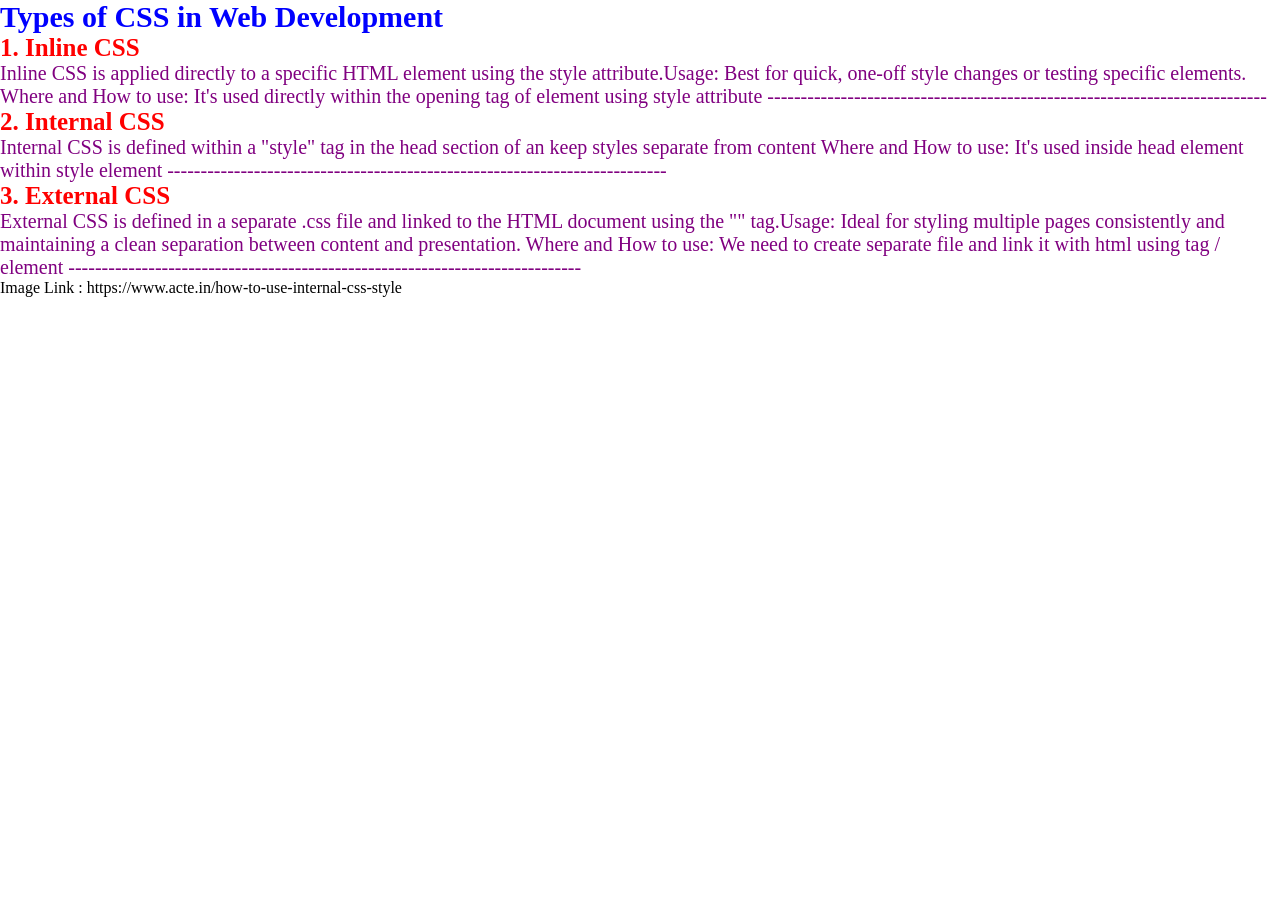
<file: 2.Div/index.html>
<!DOCTYPE html>
<html lang="en">
<head>
    <meta charset="UTF-8">
    <meta name="viewport" content="width=device-width, initial-scale=1.0">
    <title>Document</title>
    <link rel="stylesheet" href="style.css"/>
</head>
<body>
    <div>
        <h1 id="topHeading"><strong>Types of CSS in Web Development</strong></h1>

        <h3 class="title">1. Inline CSS</h3>

        <p class="paragraph">
            Inline CSS is applied directly to a specific HTML element using the
            style attribute.Usage: Best for quick, one-off style changes or testing
            specific elements.

            Where and How to use: It's used directly within the opening tag of element using style attribute

            ---------------------------------------------------------------------------
        </p>
        <h3 class="title">2. Internal CSS</h3>
        <p class="paragraph">
            Internal CSS is defined within a "style" tag in the head section of an
            keep styles separate from content

            Where and How to use: It's used inside head element within style element

            ---------------------------------------------------------------------------
        </p>
        <h3 class="title">3. External CSS</h3>
        <p class="paragraph">
            External CSS is defined in a separate .css file and linked to the HTML
            document using the "<link />" tag.Usage: Ideal for styling multiple pages
            consistently and maintaining a clean separation between content and
            presentation.

            Where and How to use: We need to create separate file and link it with html using <link> tag / element


            -----------------------------------------------------------------------------
        </p>
        <p>Image Link : https://www.acte.in/how-to-use-internal-css-style</p>
    </div>
</body>
</html>
</file>
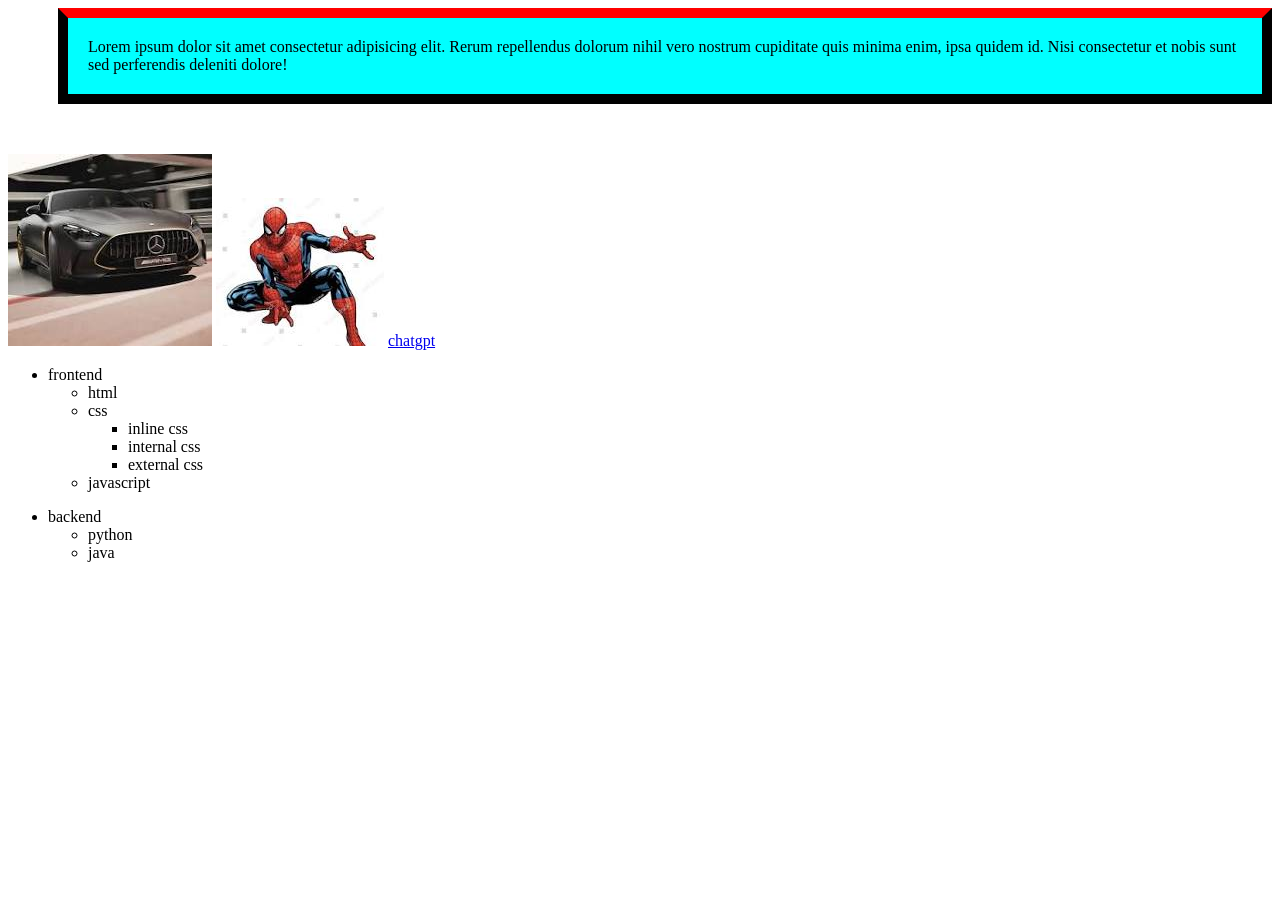
<file: 3.Sematics/index.html>
<!doctype html>
<html lang="en">
  <head>
    <meta charset="UTF-8" />
    <meta name="viewport" content="width=device-width, initial-scale=1.0" />
    <title>Document</title>
  </head>
  <body>
    <p
      style="
        background-color: aqua;
        border: 10px solid black;
        border-top: red 10px solid;
        padding: 20px;
        margin-top: auto;
        margin-left: 50px;
        margin-bottom: 50px;
      "
    >
      Lorem ipsum dolor sit amet consectetur adipisicing elit. Rerum repellendus
      dolorum nihil vero nostrum cupiditate quis minima enim, ipsa quidem id.
      Nisi consectetur et nobis sunt sed perferendis deleniti dolore!
    </p>
    <img
      src="[data-uri]"
      alt="car"
    />
    <img
      src="[data-uri]"
      alt="hello"
    />

    <a href="https://chatgpt.com" target="_blank"> chatgpt </a>
    <ul>
      <li>frontend
        <ul>
          <li>html</li>
          <li>css
            <ul>
              <li>inline css
              </li>
              <li>internal css</li>
              <li>external css</li>
            </ul>
          </li>
          <li>javascript</li>
        </ul>
      </li>
    </ul>
    <ul>
      <li>backend
        <ul>
          <li>python</li>
          <li>java</li>
        </ul>
      </li>
    </ul>
  </body>
</html>
</file>
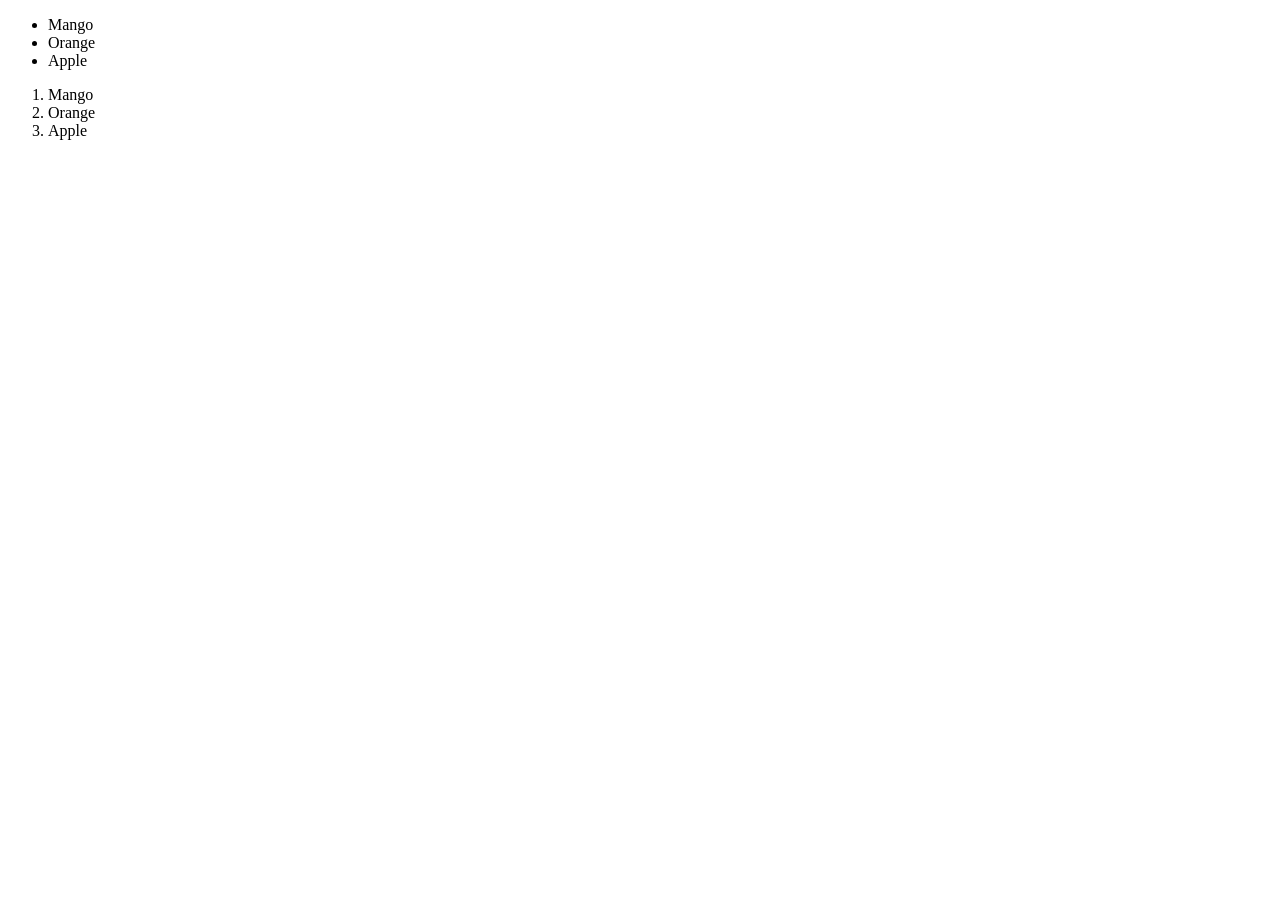
<file: 4.List/index.html>
<!DOCTYPE html>
<html lang="en">
<head>
    <meta charset="UTF-8">
    <meta name="viewport" content="width=device-width, initial-scale=1.0">
    <title>Document</title>
</head>
<body>
    <ul>
        <li>Mango</li>
        <li>Orange</li>
        <li>Apple</li>
    </ul>
    <ol>
        <li>Mango</li>
        <li>Orange</li>
        <li>Apple</li>
    </ol>
</body>
</html>
</file>
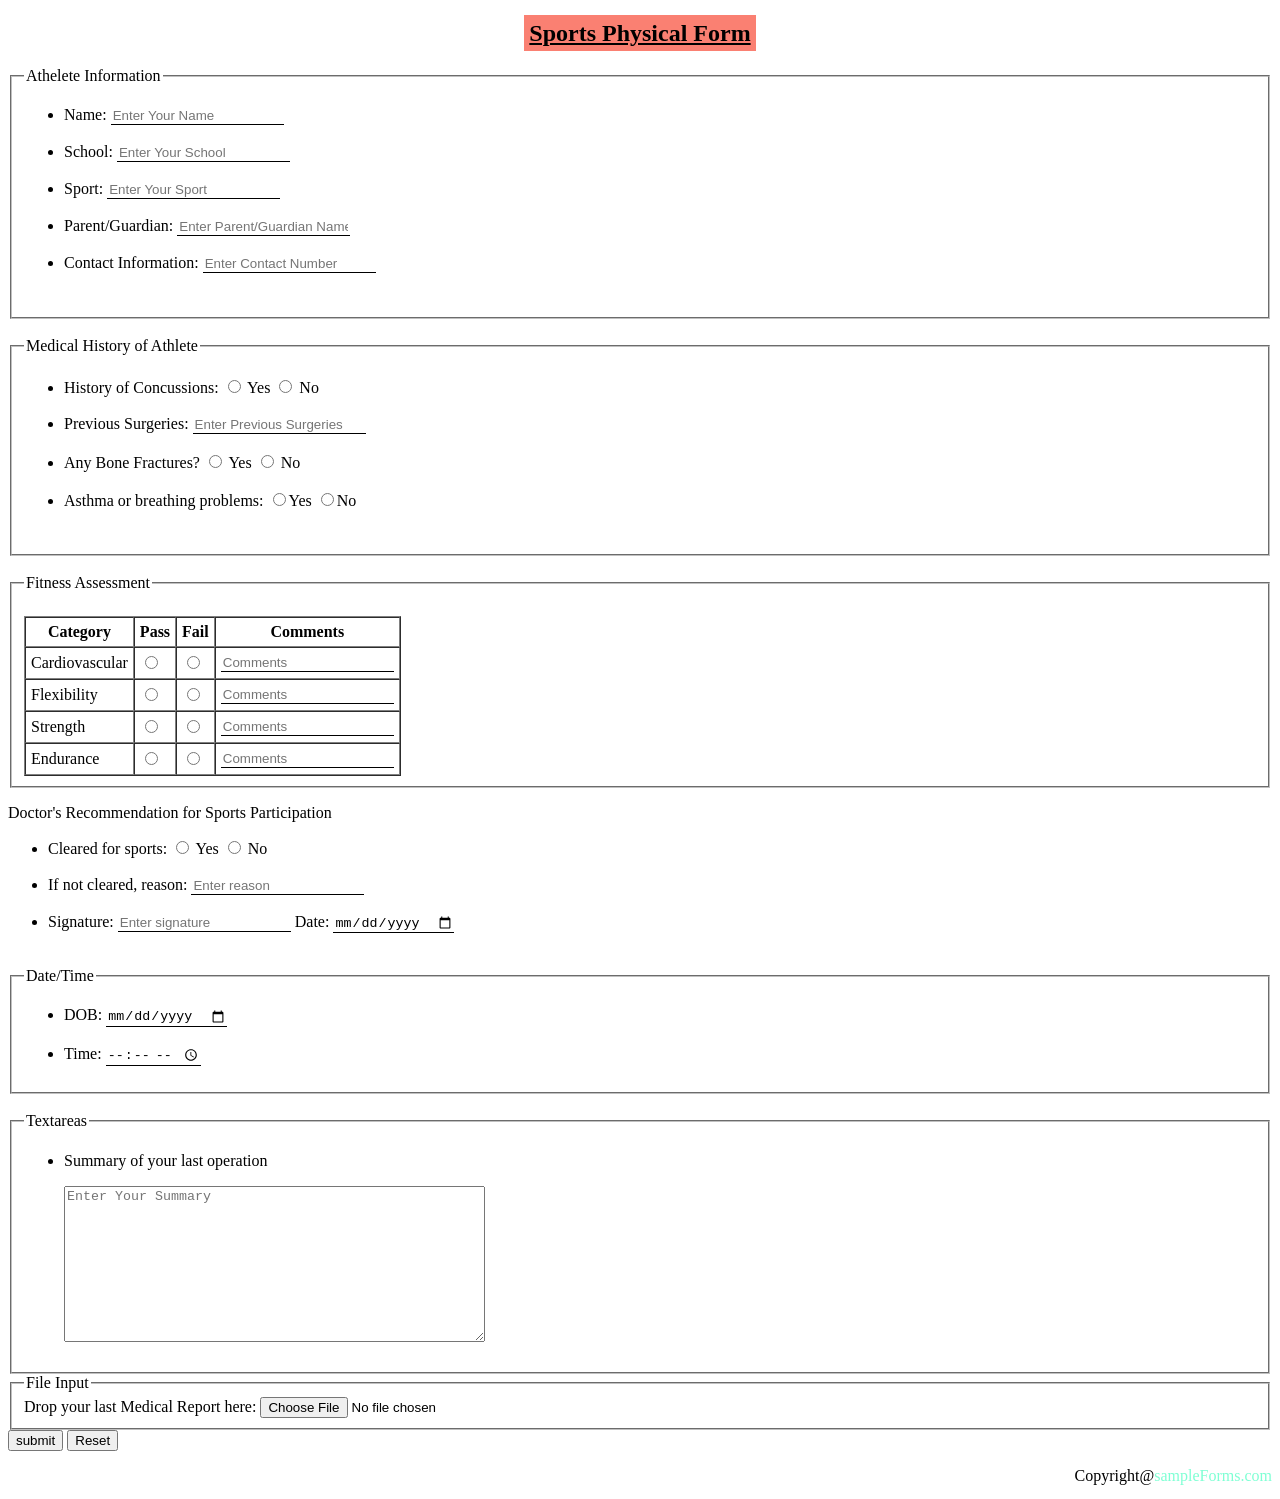
<file: 5.DOM/index.html>
<!DOCTYPE html>
<html lang="en">

<head>
    <meta charset="UTF-8">
    <meta name="viewport" content="width=device-width, initial-scale=1.0">
    <title>Document</title>
    <style>
        input {
            border: none;
            border-bottom: 1px solid black;
            outline: none;
        }
    </style>
</head>

<body>
    <h2 style="text-align: center; text-decoration: underline;"><span style="background-color: salmon; padding: 5px 5px;">Sports Physical Form</span></h2>
    <form action="actionpage.html" method="POST">
        <fieldset>
            <legend>Athelete Information</legend>
            <ul>
                <li><label for="name">Name:</label>
                    <input type="text" id="name" name="name" placeholder="Enter Your Name" required><br><br>
                </li>
                <li><label for="school">School:</label>
                    <input type="text" id="school" name="school" placeholder="Enter Your School" required ><br><br>
                </li>
                <li><label for="Sport">Sport:</label>
                    <input type="text" id="Sport" name="Sport" placeholder="Enter Your Sport" required><br><br>
                </li>
                <li><label for="parent">Parent/Guardian:</label>
                    <input type="text" id="parent" name="parent" placeholder="Enter Parent/Guardian Name" required><br><br>
                </li>
                </li>
                <li>
                    <label for="contact">Contact Information:</label>
                    <input type="number" id="contact" name="contact" placeholder="Enter Contact Number" required><br><br>
                </li>

        </fieldset>
        <br>
        <fieldset>
            <legend>Medical History of Athlete</legend>
            <ul>
                <li>
                    <label for="concussion">History of Concussions:</label>
                    <input type="radio" id="concussion" name="concussion" value="yes" required> Yes
                    <input type="radio" id="concussion" name="concussion" value="no" required> No<br><br>
                </li>
                <li> <label for="surgery">Previous Surgeries:</label>
                    <input type="text" id="surgery" name="surgery" placeholder="Enter Previous Surgeries" required><br><br>
                </li>
                <li>
                    <label for="bone">Any Bone Fractures?</label>
                    <input type="radio" id="bone" name="bone" value="yes" required> Yes
                    <input type="radio" id="bone" name="bone" value="no" required> No<br><br>
                </li>
                <li>
                    <label for="asthama">Asthma or breathing problems:</label>
                    <input type="radio" id="asthama_yes" name="asthama" value="yes" required>Yes
                    <input type="radio" id="asthama_no" name="asthama" value="no" required>No<br /><br />
                </li>

            </ul>


        </fieldset><br>
        <fieldset>
            <legend>Fitness Assessment</legend><br>
            <table border="1" cellspacing="0" cellpadding="5">
                <tr>
                    <th>Category</th>
                    <th>Pass</th>
                    <th>Fail</th>
                    <th>Comments</th>
                </tr>
                <tr>
                    <td><label for="cardiovascular">Cardiovascular</label></td>
                    <td><input type="radio" id="Cardiovascular" name="Cardiovascular" value="Pass" required></td>
                    <td><input type="radio" id="Cardiovascular" name="Cardiovascular" value="Fail" required></td>
                    <td><input type="text" placeholder="Comments" required></td>
                </tr>
                <tr>
                    <td><label for="Flexibility">Flexibility</label></td>
                    <td><input type="radio" id="Flexibility" name="Flexibility" value="Pass" required></td>
                    <td><input type="radio" id="Flexibility" name="Flexibility" value="Fail" required></td>
                    <td><input type="text" placeholder="Comments" required></td>
                </tr>
                <tr>
                    <td><label for="Strength">Strength</label></td>
                    <td><input type="radio" id="Strength" name="Strength" value="Pass" required></td>
                    <td><input type="radio" id="Strength" name="Strength" value="Fail" required></td>
                    <td><input type="text" placeholder="Comments" required></td>
                </tr>
                <tr>
                    <td><label for="Endurance">Endurance</label></td>
                    <td><input type="radio" id="Endurance" name="Endurance" value="Pass" required></td>
                    <td><input type="radio" id="Endurance" name="Endurance" value="Fail" required></td>
                    <td><input type="text" placeholder="Comments" required></td>
                </tr>
            </table>
        </fieldset>
        <p>Doctor's Recommendation for Sports Participation</p>
        <ul>
            <li>
                    <label for="cleared">Cleared for sports: </label>
                    <input type="radio" id="cleared_yes" name="cleared" value="yes" required> Yes
                    <input type="radio" id="cleared_no" name="cleared" value="no" required> No<br><br>
            </li>
            <li>
                <label for="reason">If not cleared, reason: </label>
                <input type="text" id="reason" name="reason" placeholder="Enter reason" required>
            </li><br>
            <li>
                <label for="signature">Signature: </label>
                <input type="text" id="signature" name="signature" placeholder="Enter signature" required>
                <label for="date">Date: </label>
                <input type="date" id="date" name="date" required>
            </li>
        </ul>
        <br>
        <fieldset>
            <legend>Date/Time</legend>
            <ul>
                <li>
                    <label for="dob">DOB:</label>
                    <input type="date" id="dob" name="dob" required>
                </li><br>
                <li>
                    <label for="time">Time:</label>
                    <input type="time" id="time" name="time" required>
                    <!-- <input type="datetime-local"> -->
                </li>
            </ul>
        </fieldset><br>
        <fieldset>
            <legend>Textareas</legend>
            <ul>
                <li>
                    <p>Summary of your last operation</p>
                    <textarea name="operations" id="operations" rows="10" cols="50" placeholder="Enter Your Summary"></textarea>
                </li>
            </ul>
        </fieldset>
        <fieldset>
            <legend>File Input</legend>
            Drop your last Medical Report here:
            <input type="file" name="medical_report" id="medical_report" style="border: none;" required>
        </fieldset>

            <button type="submit">submit</button>
        <button type="reset">Reset</button>
        <br>
        <p class="copy" style="text-align: right;">Copyright@<mark style="color: aquamarine; background: None;">sampleForms.com</mark></p>

    </form>

</body>

</html>
</file>
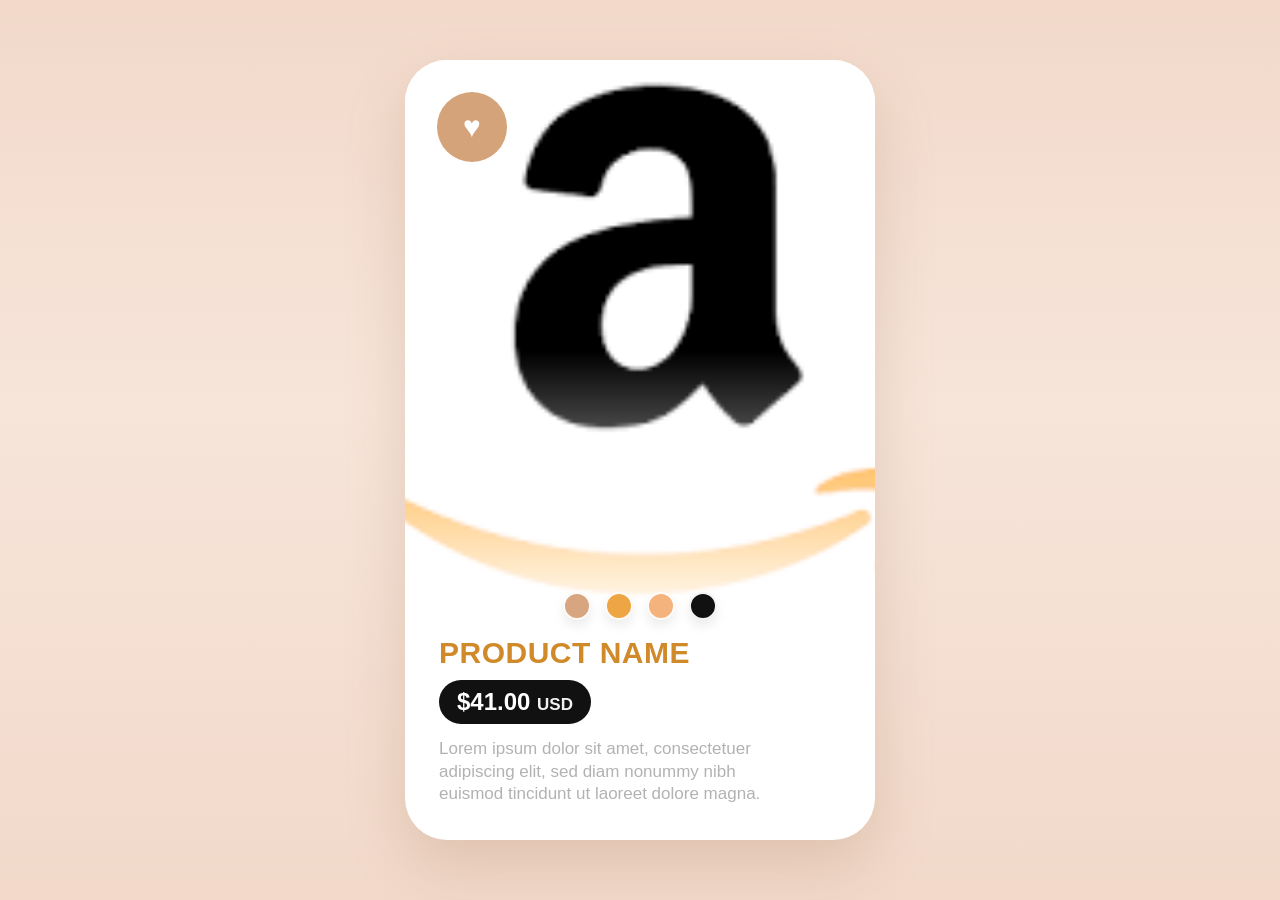
<file: 6.Amazon /index.html>
<!DOCTYPE html>
<html lang="en">
<head>
  <meta charset="UTF-8" />
  <meta name="viewport" content="width=device-width, initial-scale=1.0" />
  <title>Product Card</title>
  <style>
    * {
      box-sizing: border-box;
      margin: 0;
      padding: 0;
    }

    body {
      min-height: 100vh;
      display: flex;
      align-items: center;
      justify-content: center;
      font-family: Arial, Helvetica, sans-serif;
      background: linear-gradient(180deg, #f2d9ca 0%, #f7e5da 45%, #f2d9ca 100%);
      padding: 24px;
    }

    .card {
      width: 100%;
      max-width: 470px;
      background: #fff;
      border-radius: 42px;
      overflow: hidden;
      position: relative;
      box-shadow: 0 26px 60px rgba(155, 110, 74, 0.22);
    }

    .card__top {
      position: relative;
      height: 560px;
      background: #f7f7f7;
      overflow: hidden;
    }

    .heart-badge {
      position: absolute;
      top: 32px;
      left: 32px;
      width: 70px;
      height: 70px;
      border-radius: 50%;
      background: #d5a379;
      display: grid;
      place-items: center;
      color: #fff;
      font-size: 30px;
      font-weight: 700;
      z-index: 2;
    }

    .product-image {
      position: absolute;
      inset: 0;
      width: 100%;
      height: 100%;
      object-fit: cover;
      object-position: center top;
    }

    .shade {
      position: absolute;
      left: 0;
      right: 0;
      bottom: 0;
      height: 48%;
      background: linear-gradient(to top, rgba(255, 255, 255, 0.98), rgba(255, 255, 255, 0));
    }

    .card__bottom {
      position: relative;
      padding: 0 34px 34px;
      margin-top: -28px;
      z-index: 3;
    }

    .swatches {
      display: flex;
      gap: 14px;
      justify-content: center;
      margin-bottom: 18px;
    }

    .swatch {
      width: 28px;
      height: 28px;
      border-radius: 50%;
      border: 2px solid rgba(255, 255, 255, 0.95);
      box-shadow: 0 6px 12px rgba(0, 0, 0, 0.08);
    }

    .swatch.one { background: #d7a57f; }
    .swatch.two { background: #eea543; }
    .swatch.three { background: #f4b37d; }
    .swatch.four { background: #111111; }

    .product-name {
      color: #d08a2a;
      font-size: 30px;
      line-height: 1;
      font-weight: 900;
      letter-spacing: 0.5px;
      margin-bottom: 12px;
    }

    .price {
      display: inline-block;
      background: #111;
      color: #fff;
      border-radius: 999px;
      padding: 8px 18px;
      font-size: 24px;
      font-weight: 800;
      margin-bottom: 14px;
    }

    .price span {
      font-size: 17px;
      font-weight: 700;
      opacity: 0.95;
    }

    .description {
      color: #b2b2b2;
      font-size: 17px;
      line-height: 1.35;
      max-width: 360px;
    }

    @media (max-width: 520px) {
      body {
        padding: 14px;
      }

      .card {
        border-radius: 30px;
      }

      .card__top {
        height: 470px;
      }

      .heart-badge {
        width: 60px;
        height: 60px;
        top: 22px;
        left: 22px;
        font-size: 26px;
      }

      .card__bottom {
        padding: 0 22px 24px;
      }

      .product-name {
        font-size: 24px;
      }

      .price {
        font-size: 20px;
      }

      .price span {
        font-size: 15px;
      }

      .description {
        font-size: 15px;
      }
    }
  </style>
</head>
<body>
  <main class="card">
    <section class="card__top">
      <div class="heart-badge">♥</div>
      <img class="product-image" src="download.png" alt="Product model" />
      <div class="shade"></div>
    </section>

    <section class="card__bottom">
      <div class="swatches" aria-label="Color options">
        <span class="swatch one"></span>
        <span class="swatch two"></span>
        <span class="swatch three"></span>
        <span class="swatch four"></span>
      </div>

      <h1 class="product-name">PRODUCT NAME</h1>
      <div class="price">$41.00 <span>USD</span></div>
      <p class="description">
        Lorem ipsum dolor sit amet, consectetuer adipiscing elit, sed diam
        nonummy nibh euismod tincidunt ut laoreet dolore magna.
      </p>
    </section>
  </main>
</body>
</html>
</file>
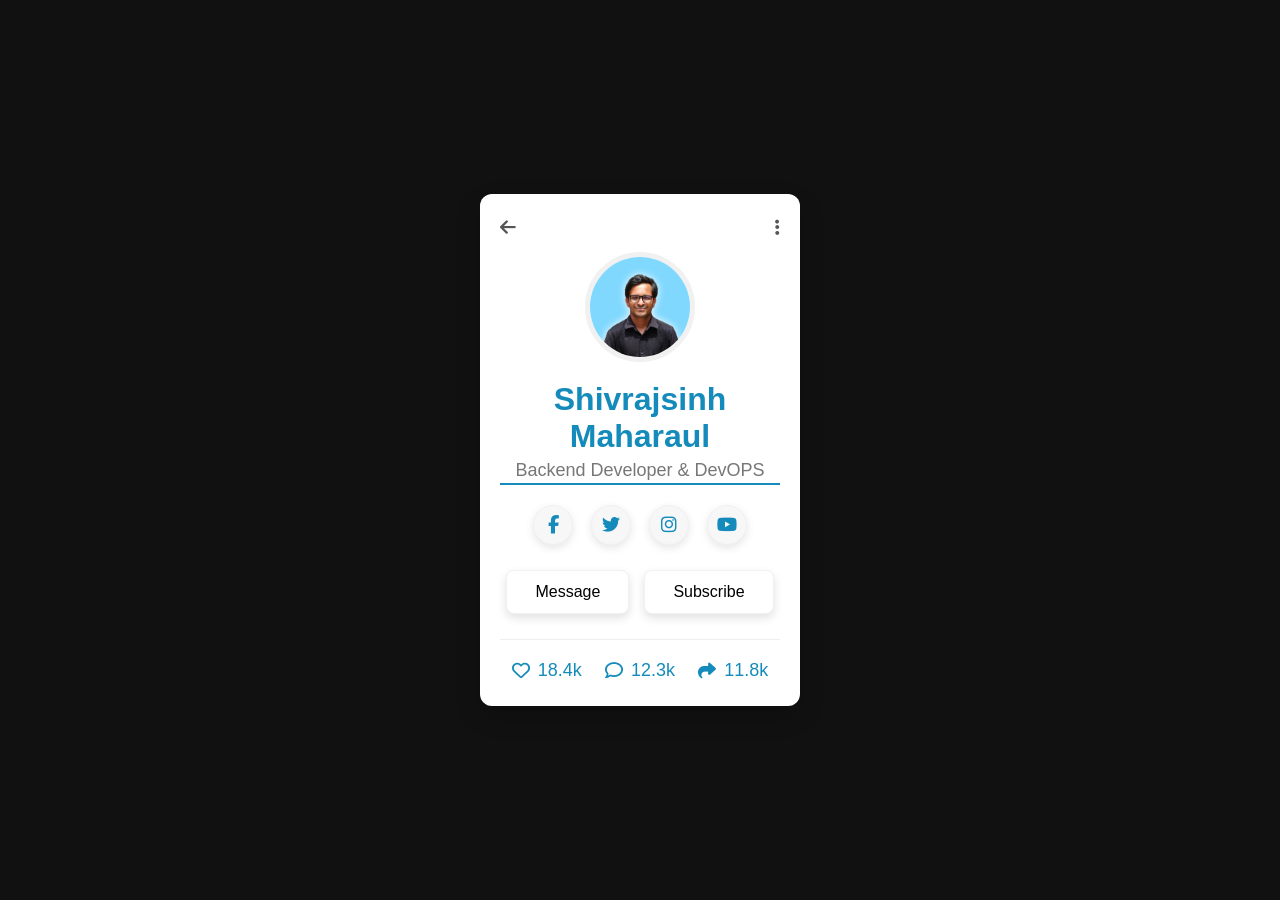
<file: 8.ProfileCard/index.html>
<!DOCTYPE html>
<html lang="en">
<head>
  <meta charset="UTF-8" />
  <meta name="viewport" content="width=device-width, initial-scale=1.0"/>
  <title>Profile Card</title>

  <!-- Font Awesome Icons -->
  <link rel="stylesheet" href="https://cdnjs.cloudflare.com/ajax/libs/font-awesome/6.5.1/css/all.min.css"/>

  <style>
    *{
      margin:0;
      padding:0;
      box-sizing:border-box;
      font-family: Arial, sans-serif;
    }

    body{
      height:100vh;
      display:flex;
      justify-content:center;
      align-items:center;
      background:#111;
    }

    .card{
      width:320px;
      background:#fff;
      border-radius:12px;
      padding:25px 20px;
      text-align:center;
      position:relative;
      box-shadow:0 10px 25px rgba(0,0,0,0.2);
    }

    .top-icons{
      display:flex;
      justify-content:space-between;
      align-items:center;
      margin-bottom:15px;
      color:#555;
      font-size:18px;
      cursor:pointer;
    }

    .profile-img{
      width:110px;
      height:110px;
      border-radius:50%;
      object-fit:cover;
      border:5px solid #f1f1f1;
      margin-bottom:15px;
    }

    .name{
      font-size:32px;
      font-weight:600;
      color:#148bba;
    }

    .job{
      color:#777;
      margin-top:5px;
      margin-bottom:20px;
      font-size:18px;
      padding-bottom: 2px;
      border-bottom: #148bba solid 2px;
    }

    .social-icons{
      display:flex;
      justify-content:center;
      gap:18px;
      margin-bottom:25px;
    }

    .social-icons a{
      width:40px;
      height:40px;
      display:flex;
      justify-content:center;
      align-items:center;
      border:#f1f1f1 solid 1px;
      border-radius:50%;
      background:#f7f7f7;
      color:#148bba;
      text-decoration:none;
      font-size:18px;
      box-shadow:0 3px 8px rgba(0,0,0,0.1);
      transition:0.3s;
    }

    .social-icons a:hover{
      transform:translateY(-3px);
      transform: scale(1.1);
      border-color: #148bba;
    }

    .buttons{
      display:flex;
      justify-content:center;
      gap:15px;
      margin-bottom:25px;
    }

    .buttons button{
      padding:12px 28px;
      border: 1px solid #f1f1f1;
      border-radius:8px;
      background:#fff;
      box-shadow:0 4px 10px rgba(0,0,0,0.12);
      cursor:pointer;
      font-size:16px;
      font-weight:500;
      transition:0.3s;
    }

    .buttons button:hover{
        color: #148bba;
      background:#f5f5f5;
      border-color: #148bba;
    }

    .stats{
      display:flex;
      justify-content:space-around;
      border-top:1px solid #eee;
      padding-top:20px;
      color:#148bba;
      font-size:18px;
    }

    .stats div{
      display:flex;
      align-items:center;
      gap:8px;
    }
  </style>
</head>

<body>

  <div class="card">

    <div class="top-icons">
      <i class="fa-solid fa-arrow-left"></i>
      <i class="fa-solid fa-ellipsis-vertical"></i>
    </div>

    <img 
      src="profile.jpeg" 
      alt="Profile"
      class="profile-img"
    >

    <h2 class="name">Shivrajsinh Maharaul</h2>
    <p class="job">Backend Developer & DevOPS</p>

    <div class="social-icons">
      <a href="#"><i class="fab fa-facebook-f"></i></a>
      <a href="#"><i class="fab fa-twitter"></i></a>
      <a href="#"><i class="fab fa-instagram"></i></a>
      <a href="#"><i class="fab fa-youtube"></i></a>
    </div>

    <div class="buttons">
      <button>Message</button>
      <button>Subscribe</button>
    </div>

    <div class="stats">
      <div>
        <i class="fa-regular fa-heart"></i>
        <span>18.4k</span>
      </div>

      <div>
        <i class="fa-regular fa-comment"></i>
        <span>12.3k</span>
      </div>

      <div>
        <i class="fa-solid fa-share"></i>
        <span>11.8k</span>
      </div>
    </div>

  </div>

</body>
</html>
</file>
<file: 2.Div/style.css>
*{
    padding:0;
    margin: 0;
}

#topHeading{
    color: blue;
    font-size: 30px;
}

.title{
    color: red;
    font-size: 25px;
}
.paragraph{
    color: purple;
    font-size: 20px;
}
</file>
